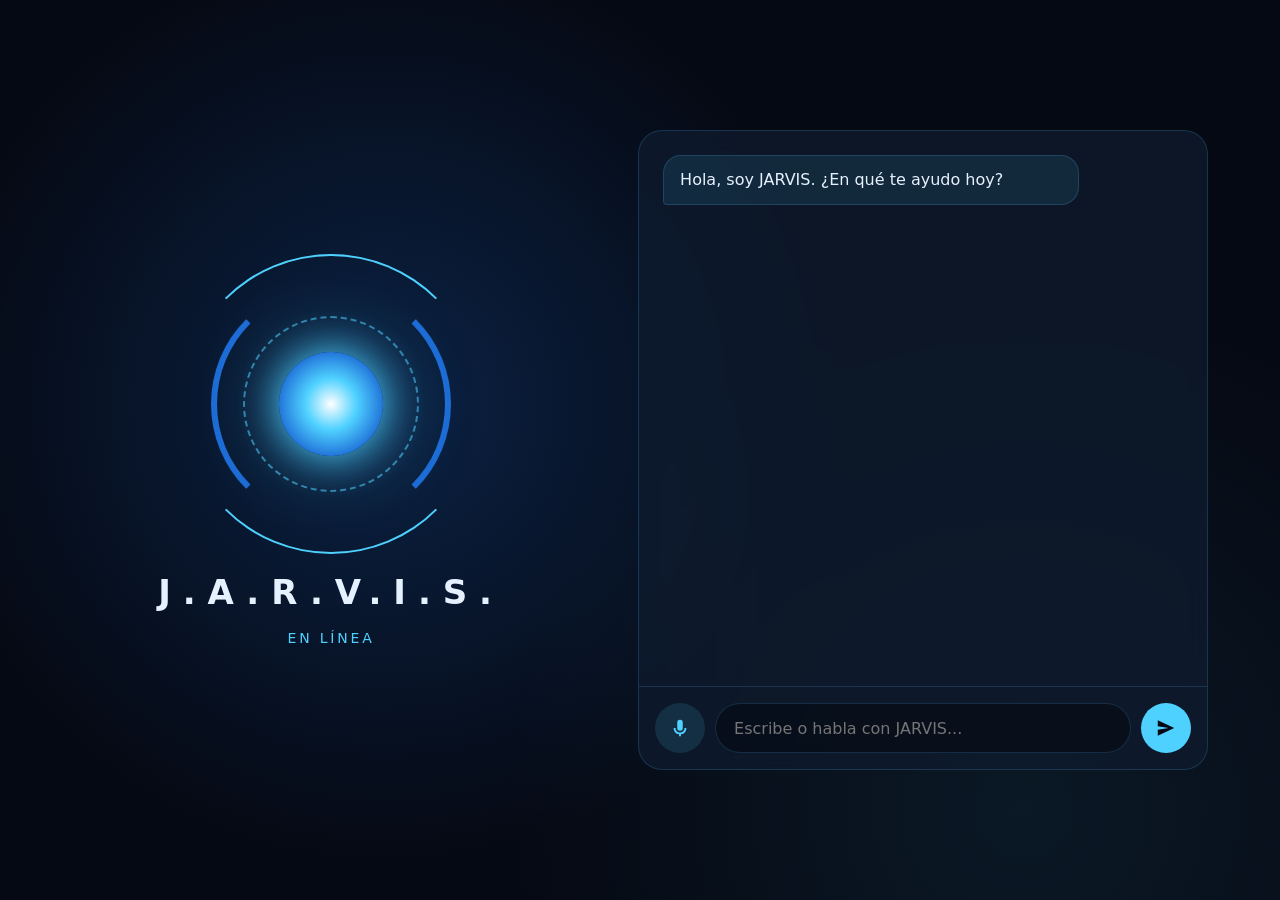
<file: jarvis-ia/codigo/web/index.html>
<!doctype html>
<html lang="es">
<head>
  <meta charset="utf-8">
  <meta name="viewport" content="width=device-width, initial-scale=1">
  <title>JARVIS</title>
  <link rel="stylesheet" href="estilo.css">
</head>
<body>
  <main class="app">
    <section class="nucleo">
      <div id="orbe" class="orbe" data-estado="listo">
        <span class="anillo a1"></span>
        <span class="anillo a2"></span>
        <span class="anillo a3"></span>
        <span class="centro"></span>
      </div>
      <h1>J.A.R.V.I.S.</h1>
      <p id="estado" class="estado">En línea</p>
    </section>

    <section class="panel">
      <div id="chat" class="chat">
        <div class="mensaje jarvis">Hola, soy JARVIS. ¿En qué te ayudo hoy?</div>
      </div>
      <form id="form" class="entrada">
        <button type="button" id="mic" class="boton" title="Hablar">
          <svg viewBox="0 0 24 24"><path d="M12 15a3 3 0 0 0 3-3V6a3 3 0 0 0-6 0v6a3 3 0 0 0 3 3Zm5-3a5 5 0 0 1-10 0H5a7 7 0 0 0 6 6.9V21h2v-2.1a7 7 0 0 0 6-6.9Z"/></svg>
        </button>
        <input id="texto" autocomplete="off" placeholder="Escribe o habla con JARVIS...">
        <button class="boton enviar" title="Enviar">
          <svg viewBox="0 0 24 24"><path d="M3 20.5 21 12 3 3.5v6.6l12 1.9-12 1.9Z"/></svg>
        </button>
      </form>
    </section>
  </main>
  <script src="app.js"></script>
</body>
</html>
</file>
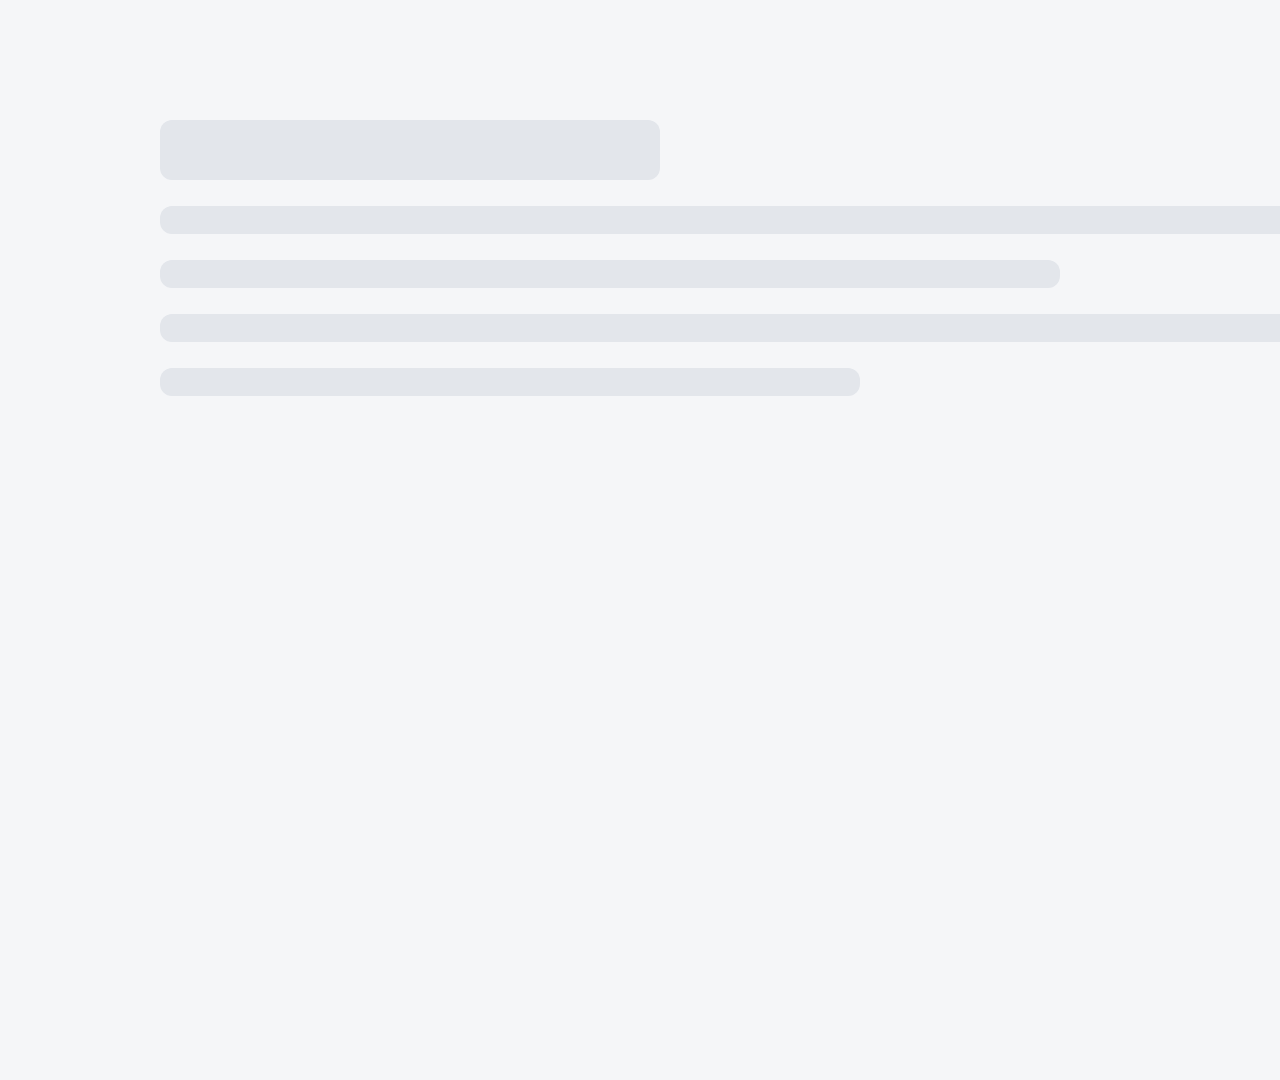
<file: jarvis-ia/video/escenas/escena.html>
<!doctype html>
<html lang="es">
<head>
  <meta charset="utf-8">
  <link rel="stylesheet" href="estilos.css">
</head>
<body>
  <div id="fondo">
    <div class="mancha m1"></div>
    <div class="mancha m2"></div>
    <div class="mancha m3"></div>
    <div class="rejilla"></div>
  </div>
  <div id="escena"></div>
  <script src="lib/gsap.min.js"></script>
  <script src="lib/SplitText.min.js"></script>
  <script src="lib/DrawSVGPlugin.min.js"></script>
  <script src="lib/MotionPathPlugin.min.js"></script>
  <script src="lib/iconos.js"></script>
  <script src="escenas.js"></script>
</body>
</html>
</file>
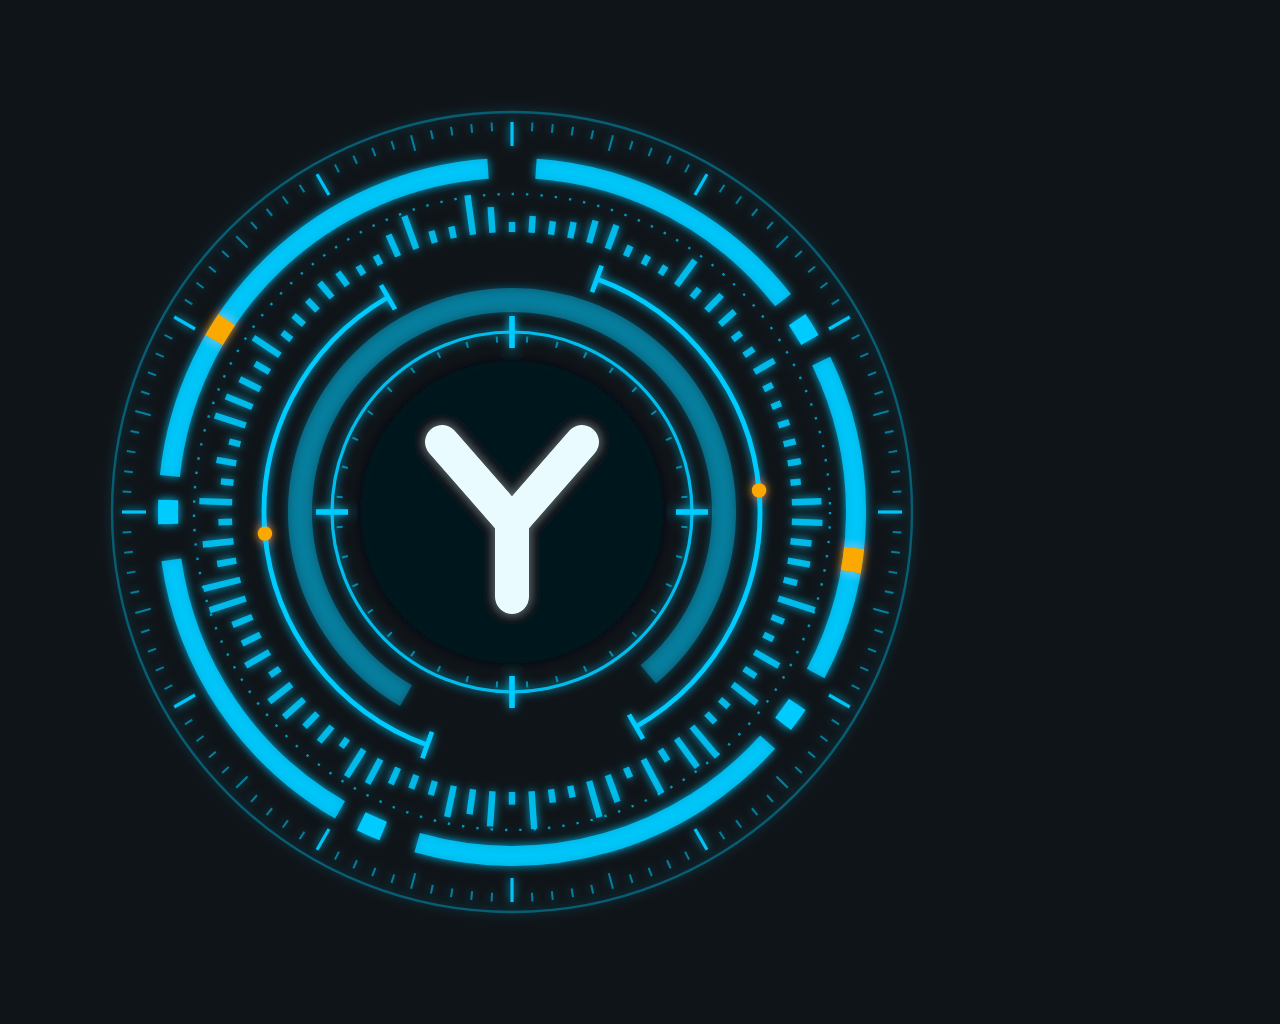
<file: jarvis-movil/video/escenas/icono.html>
<!doctype html>
<html><head><meta charset="utf-8">
<style>html,body{margin:0;width:1024px;height:1024px;background:#0f1418;overflow:hidden}
svg{display:block} text{display:none}</style></head>
<body><svg id="s" width="1024" height="1024" viewBox="-512 -512 1024 1024"></svg>
<script src="lib/nucleo.js"></script>
<script>
dibujarNucleo(document.querySelector("#s"), 400, {nombre: "", estado: ""});
// centro: una "Y" sólida
const NS = "http://www.w3.org/2000/svg";
const t = document.createElementNS(NS, "path");
t.setAttribute("d", "M-70 -70 L0 10 L70 -70 M0 10 L0 85");
t.setAttribute("stroke", "#e9fbff"); t.setAttribute("stroke-width", "34");
t.setAttribute("stroke-linecap", "round"); t.setAttribute("stroke-linejoin", "round"); t.setAttribute("fill", "none");
document.querySelector("#nucleo").appendChild(t);
document.querySelector("#nucleo > line")?.remove();
window.__listo = true;
</script></body></html>
</file>
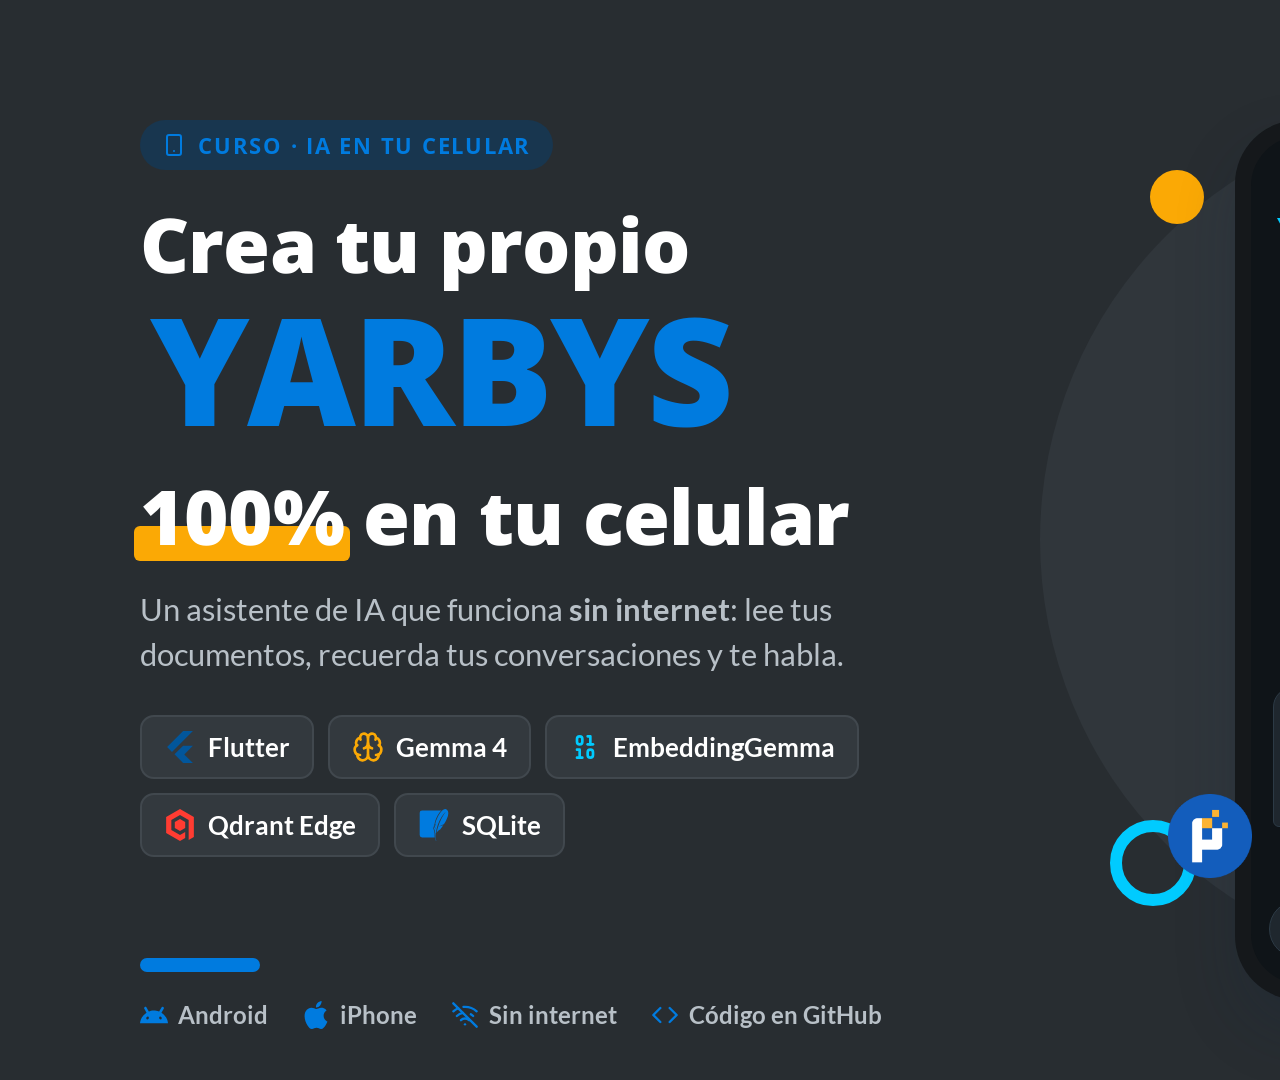
<file: jarvis-movil/video/escenas/portada.html>
<!doctype html>
<html lang="es">
<head>
  <meta charset="utf-8">
  <link rel="stylesheet" href="estilos.css">
  <link rel="stylesheet" href="portada.css">
</head>
<body>
  <div id="escena">
    <div class="forma circulo-grande"></div>
    <div class="forma punto-amarillo"></div>
    <div class="forma cuadro-rojo"></div>
    <div class="forma anillo-celeste"></div>
    <div class="forma puntos"></div>

    <div class="izq">
      <span class="kicker" id="k"></span>
      <h1 class="t1">Crea tu propio</h1>
      <div class="t2">YARBYS</div>
      <div class="t3"><span class="resaltado">100%</span> en tu celular</div>
      <div class="sub">Un asistente de IA que funciona <b>sin internet</b>: lee tus documentos, recuerda tus conversaciones y te habla.</div>
      <div class="chips" id="chips"></div>
    </div>
    <div class="forma barra-azul"></div>
    <div class="insignias" id="insignias"></div>

    <div class="celular">
      <div class="pantalla">
        <div class="isla"></div>
        <div class="estado-tel"><span>9:41</span><span id="iconos-tel"></span></div>
        <div class="app-top"><h3>YARBYS</h3><span class="modo" id="modo"></span></div>
        <svg id="nucleo-app" width="320" height="320" viewBox="-160 -160 320 320"></svg>
        <div class="estado-app">MODO LOCAL · GEMMA 4</div>
        <div class="chat">
          <div class="msg tu">¿Qué tengo el miércoles?</div>
          <div class="msg ia">Tienes que entregar el proyecto de la tienda online antes de las 6 de la tarde.
            <div class="fuente-doc" id="fuente"></div></div>
        </div>
        <div class="entrada"><div class="campo">Habla con YARBYS...</div><div class="mic" id="mic"></div></div>
      </div>
    </div>
    <img class="logo" src="../marca/logo.png">
  </div>
  <script src="lib/iconos.js"></script>
  <script src="lib/nucleo.js"></script>
  <script>
    const tema = new URLSearchParams(location.search).get("tema");
    if (tema !== "claro") document.body.classList.add("oscuro");
    dibujarNucleo(document.querySelector("#nucleo-app"), 132, { nombre: "YARBYS", estado: "EN LÍNEA" });
    const ico = (n, c = "") => `<span class="icono" style="${c ? "color:" + c : ""}">${ICONOS[n] || ""}</span>`;
    document.querySelector("#k").innerHTML = ico("smartphone") + "Curso · IA en tu celular";
    const chips = [["si_flutter", "Flutter", "#02569b"], ["brain", "Gemma 4", "#fba905"], ["binary", "EmbeddingGemma", "#00cbff"],
                   ["si_qdrant", "Qdrant Edge", "#ff3c32"], ["si_sqlite", "SQLite", "#007bdf"]];
    document.querySelector("#chips").innerHTML = chips.map(([i, t, c]) => `<span class="chip">${ico(i, c)}${t}</span>`).join("");
    document.querySelector("#insignias").innerHTML =
      `<span>${ico("si_android")}Android</span><span>${ico("si_apple")}iPhone</span><span>${ico("wifi-off")}Sin internet</span><span>${ico("code")}Código en GitHub</span>`;
    document.querySelector("#iconos-tel").innerHTML = ico("plane") + " " + ico("battery-charging");
    document.querySelector("#modo").innerHTML = ico("plane") + "Sin internet";
    document.querySelector("#fuente").innerHTML = ico("file-text") + "agenda.txt";
    document.querySelector("#mic").innerHTML = ico("mic");
    document.fonts.ready.then(() => (window.__listo = true));
  </script>
</body>
</html>
</file>
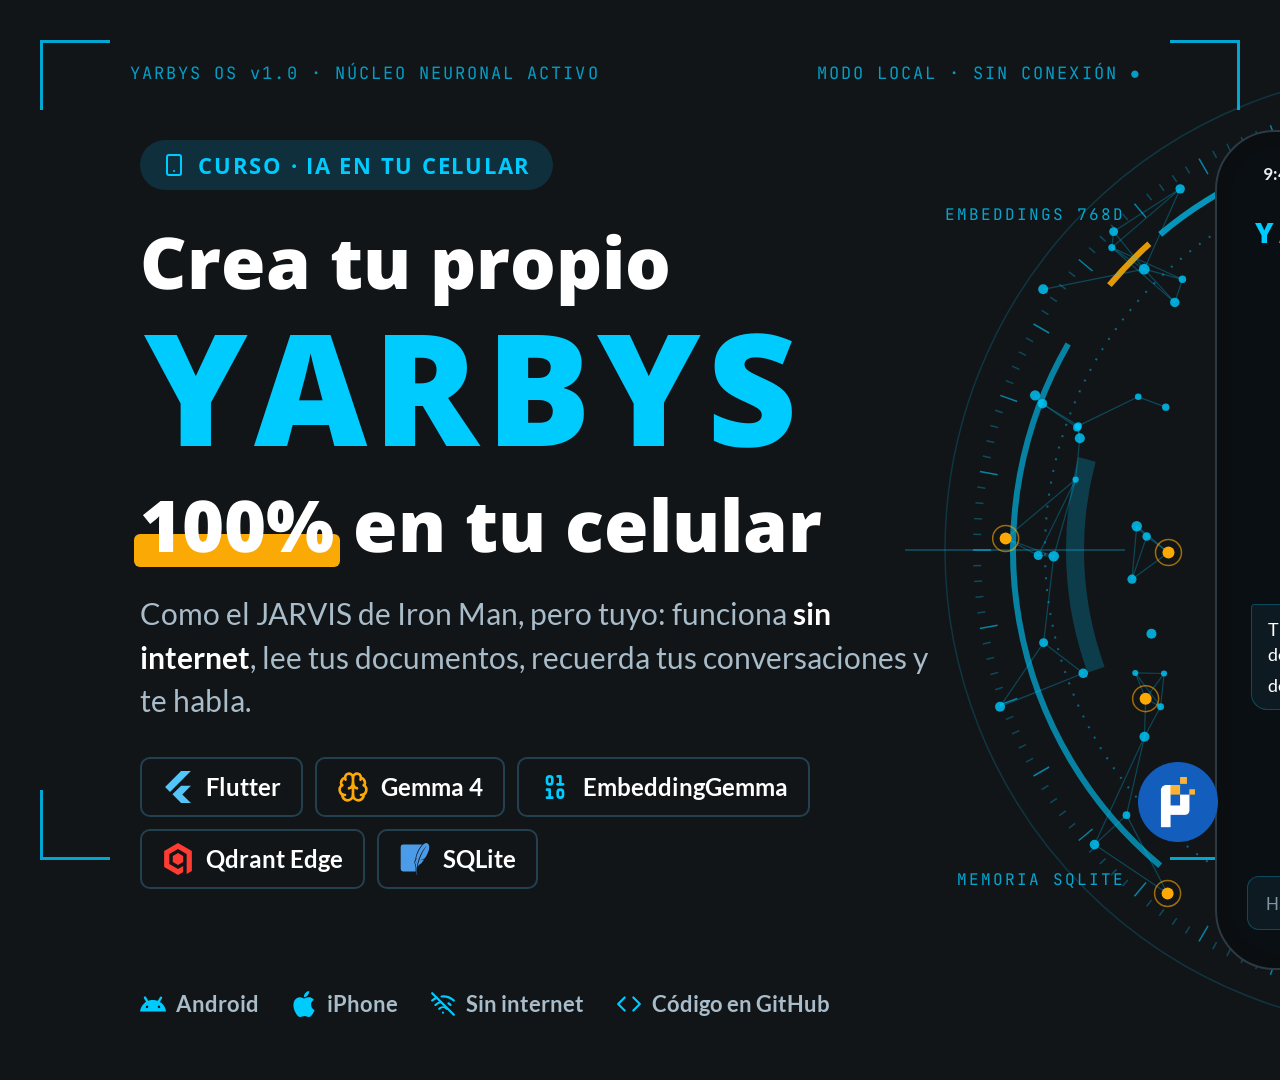
<file: jarvis-movil/video/escenas/portada_hud.html>
<!doctype html>
<html lang="es">
<head>
  <meta charset="utf-8">
  <link rel="stylesheet" href="estilos.css">
  <style>
    body { --acento: var(--enfasis); }
    body.rojo { --acento: var(--terciario); }

    /* ---------- marco HUD ---------- */
    .esquina { position: absolute; width: 70px; height: 70px; border-color: var(--hud); border-style: solid; opacity: .8; }
    .e1 { left: 40px; top: 40px; border-width: 3px 0 0 3px; }
    .e2 { right: 40px; top: 40px; border-width: 3px 3px 0 0; }
    .e3 { left: 40px; bottom: 40px; border-width: 0 0 3px 3px; }
    .e4 { right: 40px; bottom: 40px; border-width: 0 3px 3px 0; }
    .micro { position: absolute; font: 400 17px "JetBrains Mono"; color: var(--hud); letter-spacing: .12em; opacity: .75; }

    /* ---------- texto ---------- */
    .izq { position: absolute; left: 140px; top: 140px; width: 900px; }
    .kicker { background: var(--primario-suave); color: var(--hud); }
    .t1 { font: 800 72px/1.05 "Open Sans"; margin: 34px 0 0; }
    .t2 { font: 800 156px/1.1 "Open Sans"; margin: 0 0 0 4px; color: var(--hud); letter-spacing: .04em; }
    .t3 { font: 800 72px/1.1 "Open Sans"; margin: 14px 0 0; }
    .resaltado::after { background: var(--acento); }
    .sub { font: 400 30px/1.45 "Lato"; color: var(--suave); margin-top: 28px; max-width: 790px; }
    .sub b { color: #fff; }
    .chips { display: flex; flex-wrap: wrap; gap: 12px; margin-top: 34px; max-width: 900px; }
    .chip { background: transparent; border: 2px solid var(--borde); border-radius: 10px; padding: 12px 20px; font-size: 24px; }
    .insignias { position: absolute; left: 140px; top: 990px; display: flex; gap: 32px; font: 700 22px "Lato"; color: var(--suave); }
    .insignias span { display: inline-flex; align-items: center; gap: 10px; }
    .insignias .icono { width: 26px; height: 26px; color: var(--hud); }

    /* ---------- HUD ---------- */
    #hud { position: absolute; left: 0; top: 0; }

    /* ---------- celular ---------- */
    .celular { position: absolute; left: 1215px; top: 130px; width: 420px; height: 840px;
      border-radius: 60px; background: #0b0e10; padding: 14px; border: 2px solid #2b3a44; }
    .pantalla { width: 100%; height: 100%; border-radius: 48px; background: #0a0f13; overflow: hidden; position: relative; color: #fff; }
    .isla { position: absolute; left: 50%; top: 13px; width: 112px; height: 30px; border-radius: 15px; background: #000; transform: translateX(-50%); }
    .estado-tel { display: flex; justify-content: space-between; padding: 17px 32px 0; font: 700 17px "Lato"; color: #e8eef3; }
    .estado-tel .icono { width: 18px; height: 18px; }
    .app-top { display: flex; align-items: center; justify-content: space-between; padding: 28px 24px 0; }
    .app-top h3 { margin: 0; font: 800 28px "Open Sans"; letter-spacing: .18em; color: var(--hud); }
    .modo { display: inline-flex; align-items: center; gap: 7px; padding: 6px 12px; border-radius: 8px;
      border: 1.5px solid var(--acento); color: var(--acento); font: 700 13px "JetBrains Mono"; letter-spacing: .08em; }
    .modo .icono { width: 16px; height: 16px; }
    #nucleo-app { display: block; margin: 18px auto 0; }
    .estado-app { text-align: center; margin-top: 6px; font: 700 14px "JetBrains Mono"; letter-spacing: .2em; color: var(--hud); }
    .chat { padding: 20px 20px 0; display: flex; flex-direction: column; gap: 12px; }
    .msg { max-width: 84%; padding: 12px 16px; font: 400 18px/1.4 "Lato"; border-radius: 4px 16px 16px 16px; }
    .msg.tu { align-self: flex-end; background: var(--primario); border-radius: 16px 4px 16px 16px; }
    .msg.ia { border: 1.5px solid var(--hud-tenue); background: #0e1a21; }
    .fuente-doc { display: inline-flex; align-items: center; gap: 6px; margin-top: 8px; font: 700 13px "JetBrains Mono"; color: var(--acento); }
    .fuente-doc .icono { width: 14px; height: 14px; }
    .entrada { position: absolute; left: 16px; right: 16px; bottom: 24px; display: flex; gap: 10px; align-items: center; }
    .campo { flex: 1; height: 54px; border-radius: 12px; border: 1.5px solid var(--hud-tenue); background: #0e1a21;
      display: flex; align-items: center; padding: 0 18px; font: 400 17px "Lato"; color: #7f95a5; }
    .mic { width: 54px; height: 54px; border-radius: 12px; background: var(--hud); display: grid; place-items: center; }
    .mic .icono { width: 24px; height: 24px; color: #04161f; }

    .logo { position: absolute; right: 62px; bottom: 58px; width: 80px; height: 80px; }
  </style>
</head>
<body class="hud">
  <div id="escena">
    <svg id="hud" width="1920" height="1080" viewBox="0 0 1920 1080"></svg>
    <span class="esquina e1"></span><span class="esquina e2"></span><span class="esquina e3"></span><span class="esquina e4"></span>
    <div class="micro" style="left:130px;top:62px">YARBYS OS v1.0 · NÚCLEO NEURONAL ACTIVO</div>
    <div class="micro" style="right:130px;top:62px;background:var(--fondo);padding:0 8px">MODO LOCAL · SIN CONEXIÓN ●</div>

    <div class="izq">
      <span class="kicker" id="k"></span>
      <h1 class="t1">Crea tu propio</h1>
      <div class="t2">YARBYS</div>
      <div class="t3"><span class="resaltado">100%</span> en tu celular</div>
      <div class="sub">Como el JARVIS de Iron Man, pero tuyo: funciona <b>sin internet</b>, lee tus documentos, recuerda tus conversaciones y te habla.</div>
      <div class="chips" id="chips"></div>
    </div>
    <div class="insignias" id="insignias"></div>

    <div class="celular">
      <div class="pantalla">
        <div class="isla"></div>
        <div class="estado-tel"><span>9:41</span><span id="iconos-tel"></span></div>
        <div class="app-top"><h3>YARBYS</h3><span class="modo" id="modo"></span></div>
        <svg id="nucleo-app" width="230" height="230" viewBox="-115 -115 230 230"></svg>
        <div class="estado-app">EN LÍNEA · GEMMA 4 LOCAL</div>
        <div class="chat">
          <div class="msg tu">¿Qué tengo el miércoles?</div>
          <div class="msg ia">Tienes que entregar el proyecto de la tienda online antes de las 6 de la tarde.
            <div class="fuente-doc" id="fuente"></div></div>
          <div class="msg tu">¿Y cómo se llama mi perro?</div>
        </div>
        <div class="entrada"><div class="campo">Habla con YARBYS...</div><div class="mic" id="mic"></div></div>
      </div>
    </div>
    <img class="logo" src="../marca/logo.png">
  </div>
  <script src="lib/iconos.js"></script>
  <script>
    const P = new URLSearchParams(location.search);
    if (P.get("acento") === "rojo") document.body.classList.add("rojo");
    const css = getComputedStyle(document.body);
    const HUD = "#00cbff", ACENTO = P.get("acento") === "rojo" ? "#ff3c32" : "#fba905";
    const NS = "http://www.w3.org/2000/svg";
    const ico = (n, c = "") => `<span class="icono" style="${c ? "color:" + c : ""}">${ICONOS[n] || ""}</span>`;

    // ---------- utilidades SVG
    function el(padre, tag, attrs) {
      const e = document.createElementNS(NS, tag);
      for (const k in attrs) e.setAttribute(k, attrs[k]);
      padre.appendChild(e);
      return e;
    }
    function arco(cx, cy, r, a0, a1) {
      const p = (a) => [cx + r * Math.cos((a - 90) * Math.PI / 180), cy + r * Math.sin((a - 90) * Math.PI / 180)];
      const [x0, y0] = p(a0), [x1, y1] = p(a1);
      return `M${x0} ${y0} A${r} ${r} 0 ${a1 - a0 > 180 ? 1 : 0} 1 ${x1} ${y1}`;
    }
    let semilla = 7;
    const azar = () => (semilla = (semilla * 16807) % 2147483647) / 2147483647;

    // ---------- HUD grande detrás del celular
    function hudGrande(svg, cx, cy) {
      el(svg, "circle", { cx, cy, r: 480, fill: "none", stroke: HUD, "stroke-opacity": .18, "stroke-width": 1.5 });
      for (let i = 0; i < 180; i++) {          // marcas de medición
        const a = i * 2, largo = i % 5 === 0 ? 18 : 8;
        const r0 = 452, r1 = r0 - largo, rad = (a - 90) * Math.PI / 180;
        el(svg, "line", { x1: cx + r0 * Math.cos(rad), y1: cy + r0 * Math.sin(rad), x2: cx + r1 * Math.cos(rad), y2: cy + r1 * Math.sin(rad),
          stroke: HUD, "stroke-opacity": i % 5 === 0 ? .6 : .3, "stroke-width": 1.5 });
      }
      [[-40, 25, 6, HUD, .7], [35, 95, 6, HUD, .5], [150, 205, 6, ACENTO, .9], [220, 300, 6, HUD, .6], [310, 318, 6, ACENTO, .9]].forEach(
        ([a0, a1, w, c, o]) => el(svg, "path", { d: arco(cx, cy, 412, a0, a1), fill: "none", stroke: c, "stroke-opacity": o, "stroke-width": w, "stroke-linecap": "butt" }));
      el(svg, "circle", { cx, cy, r: 380, fill: "none", stroke: HUD, "stroke-opacity": .45, "stroke-width": 2, "stroke-dasharray": "2 10" });
      [[100, 140], [250, 285]].forEach(([a0, a1]) => el(svg, "path", { d: arco(cx, cy, 350, a0, a1), fill: "none", stroke: HUD, "stroke-opacity": .22, "stroke-width": 18 }));
      el(svg, "line", { x1: cx - 520, y1: cy, x2: cx - 300, y2: cy, stroke: HUD, "stroke-opacity": .35, "stroke-width": 1.5 });
      el(svg, "line", { x1: cx + 300, y1: cy, x2: cx + 520, y2: cy, stroke: HUD, "stroke-opacity": .35, "stroke-width": 1.5 });
      // etiquetas
      [["NÚCLEO 98%", cx + 290, cy - 330, "start"], ["EMBEDDINGS 768D", cx - 300, cy - 330, "end"],
       ["VECTORES 1.204", cx + 300, cy + 335, "start"], ["MEMORIA SQLITE", cx - 300, cy + 335, "end"]].forEach(([t, x, y, a]) => {
        const e = el(svg, "text", { x, y, fill: HUD, "fill-opacity": .8, "font-family": "JetBrains Mono", "font-size": 16, "letter-spacing": 2, "text-anchor": a });
        e.textContent = t;
      });
    }

    // ---------- red de neuronas alrededor del celular
    function neuronas(svg, cx, cy) {
      const nodos = [];
      while (nodos.length < 80) {
        const a = azar() * Math.PI * 2, r = 230 + azar() * 230;
        const x = cx + r * Math.cos(a) * 1.08, y = cy + r * Math.sin(a) * .95;
        if (Math.abs(x - cx) < 240 && Math.abs(y - cy) < 440) continue;   // detrás del celular
        nodos.push([x, y]);
      }
      nodos.forEach(([x, y], i) => {
        const cerca = nodos.map(([u, v], j) => [Math.hypot(u - x, v - y), j]).sort((p, q) => p[0] - q[0]).slice(1, 4);
        cerca.forEach(([d, j]) => { if (j > i && d < 170) el(svg, "line", { x1: x, y1: y, x2: nodos[j][0], y2: nodos[j][1], stroke: HUD, "stroke-opacity": .28, "stroke-width": 1.2 }); });
      });
      nodos.forEach(([x, y], i) => {
        const activo = i % 9 === 0;
        el(svg, "circle", { cx: x, cy: y, r: activo ? 6 : 3 + azar() * 2.5, fill: activo ? ACENTO : HUD, "fill-opacity": activo ? 1 : .8 });
        if (activo) el(svg, "circle", { cx: x, cy: y, r: 13, fill: "none", stroke: ACENTO, "stroke-opacity": .6, "stroke-width": 1.5 });
      });
    }

    // ---------- núcleo dentro de la app
    function nucleoApp(svg) {
      el(svg, "circle", { cx: 0, cy: 0, r: 108, fill: "none", stroke: HUD, "stroke-opacity": .25, "stroke-width": 1 });
      for (let i = 0; i < 72; i++) {
        const rad = (i * 5 - 90) * Math.PI / 180, r0 = 104, r1 = i % 6 === 0 ? 94 : 99;
        el(svg, "line", { x1: r0 * Math.cos(rad), y1: r0 * Math.sin(rad), x2: r1 * Math.cos(rad), y2: r1 * Math.sin(rad), stroke: HUD, "stroke-opacity": .6, "stroke-width": 1.2 });
      }
      [[-30, 60, HUD], [90, 150, ACENTO], [180, 290, HUD]].forEach(([a0, a1, c]) => el(svg, "path", { d: arco(0, 0, 84, a0, a1), fill: "none", stroke: c, "stroke-width": 5 }));
      el(svg, "circle", { cx: 0, cy: 0, r: 66, fill: "none", stroke: HUD, "stroke-opacity": .5, "stroke-width": 1.5, "stroke-dasharray": "2 6" });
      const pts = [];
      for (let i = 0; i < 16; i++) { const a = azar() * Math.PI * 2, r = 14 + azar() * 42; pts.push([r * Math.cos(a), r * Math.sin(a)]); }
      pts.forEach(([x, y], i) => pts.forEach(([u, v], j) => { if (j > i && Math.hypot(u - x, v - y) < 36) el(svg, "line", { x1: x, y1: y, x2: u, y2: v, stroke: HUD, "stroke-opacity": .5, "stroke-width": 1 }); }));
      pts.forEach(([x, y], i) => el(svg, "circle", { cx: x, cy: y, r: i % 5 === 0 ? 3.5 : 2.4, fill: i % 5 === 0 ? ACENTO : HUD }));
      el(svg, "circle", { cx: 0, cy: 0, r: 12, fill: HUD });
      el(svg, "circle", { cx: 0, cy: 0, r: 5, fill: "#fff" });
    }

    const svg = document.querySelector("#hud");
    hudGrande(svg, 1425, 550);
    neuronas(svg, 1425, 550);
    nucleoApp(document.querySelector("#nucleo-app"));

    document.querySelector("#k").innerHTML = ico("smartphone") + "Curso · IA en tu celular";
    const chips = [["si_flutter", "Flutter", "#54c5f8"], ["brain", "Gemma 4", ACENTO], ["binary", "EmbeddingGemma", HUD],
                   ["si_qdrant", "Qdrant Edge", "#ff3c32"], ["si_sqlite", "SQLite", "#4c9be8"]];
    document.querySelector("#chips").innerHTML = chips.map(([i, t, c]) => `<span class="chip">${ico(i, c)}${t}</span>`).join("");
    document.querySelector("#insignias").innerHTML =
      `<span>${ico("si_android")}Android</span><span>${ico("si_apple")}iPhone</span><span>${ico("wifi-off")}Sin internet</span><span>${ico("code")}Código en GitHub</span>`;
    document.querySelector("#iconos-tel").innerHTML = ico("plane") + " " + ico("battery-charging");
    document.querySelector("#modo").innerHTML = ico("plane") + "OFFLINE";
    document.querySelector("#fuente").innerHTML = ico("file-text") + "agenda.txt";
    document.querySelector("#mic").innerHTML = ico("mic");
    document.fonts.ready.then(() => (window.__listo = true));
  </script>
</body>
</html>
</file>
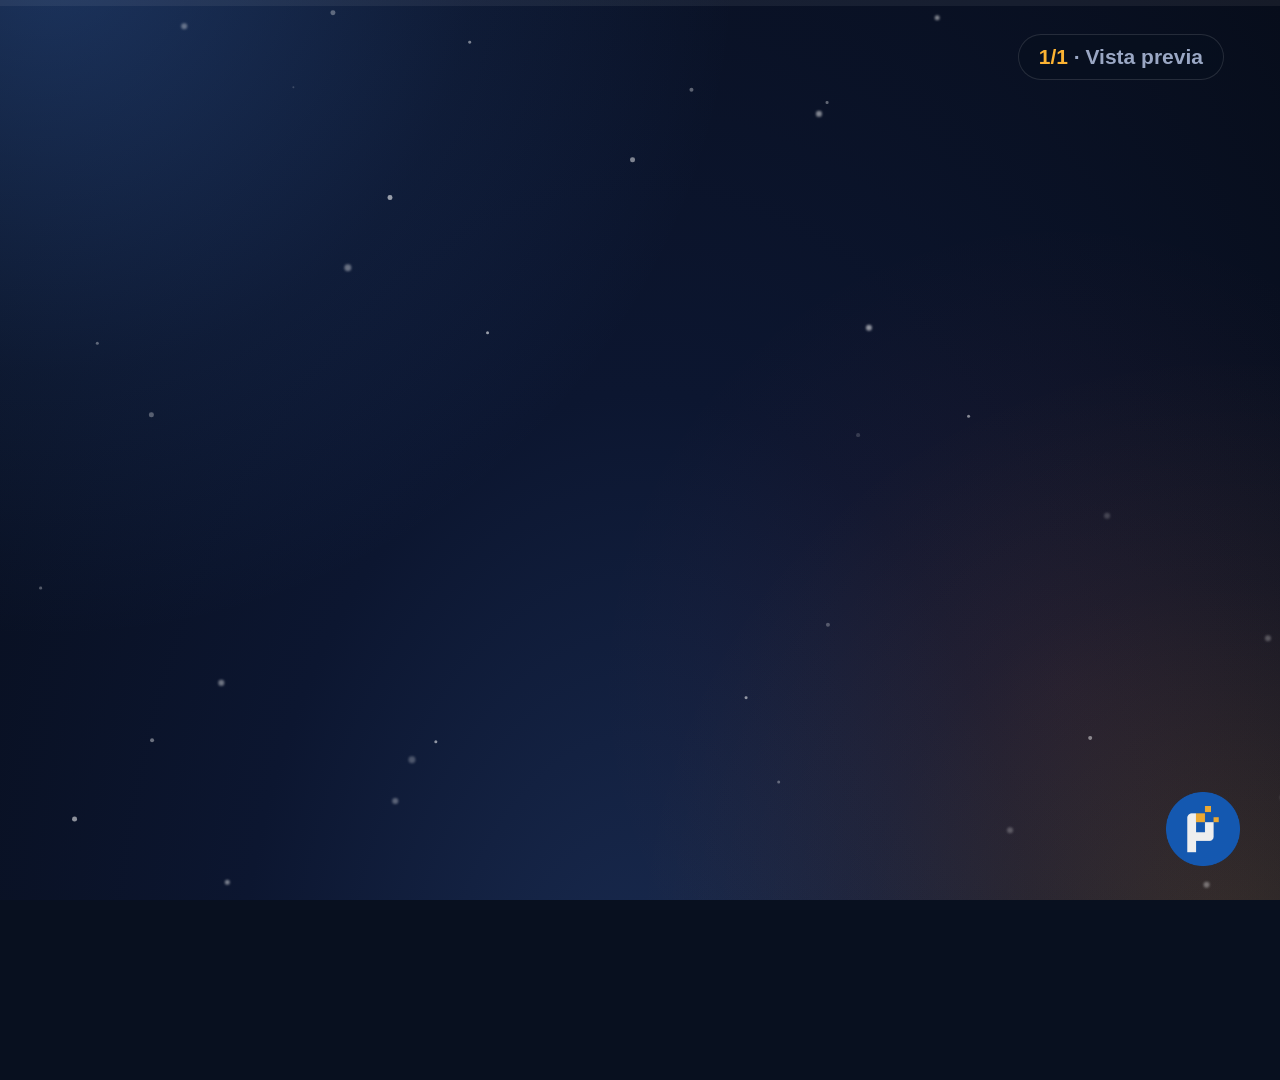
<file: villa-navidena/video/escenas/escena.html>
<!doctype html>
<html lang="es">
<head>
  <meta charset="utf-8">
  <link rel="stylesheet" href="estilos.css">
</head>
<body>
  <div id="fondo">
    <div class="mancha m1"></div>
    <div class="mancha m2"></div>
    <div class="mancha m3"></div>
    <div id="copos"></div>
  </div>
  <div id="escena"></div>
  <div id="marco">
    <div id="barra"><div id="avance"></div></div>
    <div id="capitulo"></div>
    <img id="logo" src="../marca/logo.png" alt="">
    <div id="sub"><span></span></div>
  </div>
  <script src="lib/gsap.min.js"></script>
  <script src="lib/SplitText.min.js"></script>
  <script src="lib/DrawSVGPlugin.min.js"></script>
  <script src="base.js"></script>
  <script src="dibujos.js"></script>
  <script src="villa.js"></script>
  <script src="escenas.js"></script>
</body>
</html>
</file>
<file: jarvis-ia/codigo/web/estilo.css>
:root {
  --fondo: #050913;
  --panel: rgba(16, 28, 48, 0.72);
  --borde: rgba(84, 190, 255, 0.18);
  --cian: #4fd1ff;
  --azul: #1d6bd6;
  --ambar: #ffb347;
  --texto: #e6f1ff;
  --suave: #8aa4c2;
}

* { box-sizing: border-box; margin: 0; }

body {
  min-height: 100vh;
  font-family: "Segoe UI", Inter, system-ui, sans-serif;
  color: var(--texto);
  background:
    radial-gradient(circle at 30% 45%, rgba(29, 107, 214, 0.25), transparent 45%),
    radial-gradient(circle at 80% 90%, rgba(79, 209, 255, 0.08), transparent 40%),
    var(--fondo);
}

.app {
  display: grid;
  grid-template-columns: 1fr 1.1fr;
  gap: 48px;
  align-items: center;
  max-width: 1200px;
  min-height: 100vh;
  margin: 0 auto;
  padding: 32px;
}

/* ---------- El núcleo animado ---------- */
.nucleo { display: grid; justify-items: center; gap: 18px; }

.orbe { position: relative; width: 300px; height: 300px; }

.anillo, .centro {
  position: absolute;
  border-radius: 50%;
  inset: 0;
}
.anillo { border: 2px solid transparent; }
.a1 { border-top-color: var(--cian); border-bottom-color: var(--cian); animation: girar 6s linear infinite; }
.a2 { inset: 30px; border-left-color: var(--azul); border-right-color: var(--azul); border-width: 6px; animation: girar 4s linear infinite reverse; }
.a3 { inset: 62px; border: 2px dashed rgba(79, 209, 255, 0.55); animation: girar 10s linear infinite; }
.centro {
  inset: 98px;
  background: radial-gradient(circle, #ffffff 0%, var(--cian) 35%, var(--azul) 75%);
  box-shadow: 0 0 40px var(--cian), 0 0 90px rgba(79, 209, 255, 0.45);
  animation: latir 3s ease-in-out infinite;
}

.orbe[data-estado="pensando"] .anillo { animation-duration: 1.2s; }
.orbe[data-estado="pensando"] .centro { background: radial-gradient(circle, #fff 0%, var(--ambar) 40%, #d9741c 80%); box-shadow: 0 0 50px var(--ambar); }
.orbe[data-estado="hablando"] .centro { animation: latir 0.5s ease-in-out infinite; }
.orbe[data-estado="escuchando"] .a1 { border-color: var(--cian); animation: latir 0.9s ease-in-out infinite; }

@keyframes girar { to { transform: rotate(360deg); } }
@keyframes latir { 50% { transform: scale(1.12); } }

h1 { font-size: 34px; letter-spacing: 0.35em; font-weight: 600; }
.estado { color: var(--cian); letter-spacing: 0.2em; text-transform: uppercase; font-size: 14px; }

/* ---------- El chat ---------- */
.panel {
  display: flex;
  flex-direction: column;
  height: min(640px, 85vh);
  background: var(--panel);
  border: 1px solid var(--borde);
  border-radius: 24px;
  backdrop-filter: blur(12px);
  overflow: hidden;
}

.chat { flex: 1; overflow-y: auto; padding: 24px; display: flex; flex-direction: column; gap: 12px; }

.mensaje {
  max-width: 80%;
  padding: 12px 16px;
  border-radius: 18px;
  line-height: 1.5;
  animation: aparecer 0.3s ease-out;
}
.mensaje.jarvis { background: rgba(79, 209, 255, 0.1); border: 1px solid var(--borde); border-bottom-left-radius: 4px; }
.mensaje.tu { align-self: flex-end; background: var(--azul); border-bottom-right-radius: 4px; }

@keyframes aparecer { from { opacity: 0; transform: translateY(8px); } }

.entrada { display: flex; gap: 10px; padding: 16px; border-top: 1px solid var(--borde); }
.entrada input {
  flex: 1;
  padding: 14px 18px;
  border-radius: 999px;
  border: 1px solid var(--borde);
  background: rgba(5, 9, 19, 0.6);
  color: var(--texto);
  font: inherit;
  outline: none;
}
.entrada input:focus { border-color: var(--cian); }

.boton {
  width: 50px; height: 50px;
  display: grid; place-items: center;
  border: none; border-radius: 50%;
  background: rgba(79, 209, 255, 0.12);
  color: var(--cian);
  cursor: pointer;
}
.boton svg { width: 22px; height: 22px; fill: currentColor; }
.boton.enviar { background: var(--cian); color: var(--fondo); }

@media (max-width: 800px) {
  .app { grid-template-columns: 1fr; gap: 24px; padding: 16px; }
  .orbe { width: 200px; height: 200px; }
  .panel { height: 60vh; }
  .a2 { inset: 20px; } .a3 { inset: 42px; } .centro { inset: 66px; }
}
</file>
<file: jarvis-ia/video/escenas/estilos.css>
:root {
  --fondo: #070b16;
  --azul: #135dbc;
  --azul-claro: #4c8df6;
  --naranja: #fcb333;
  --texto: #eaf0ff;
  --suave: #8e9bb8;
  --verde: #4ade80;
  --rojo: #f87171;
  --vidrio: linear-gradient(180deg, rgba(255, 255, 255, 0.075), rgba(255, 255, 255, 0.025));
  --borde: rgba(255, 255, 255, 0.1);
}

* { box-sizing: border-box; }

html, body {
  margin: 0;
  width: 1920px;
  height: 1080px;
  overflow: hidden;
  background: var(--fondo);
  color: var(--texto);
  font-family: "Inter", sans-serif;
  -webkit-font-smoothing: antialiased;
}

/* ---------- fondo ---------- */
#fondo { position: absolute; inset: 0; overflow: hidden; }
.mancha { position: absolute; border-radius: 50%; }
.m1 { width: 1600px; height: 1600px; left: -700px; top: -750px; background: radial-gradient(circle, rgba(19, 93, 188, 0.55) 0%, rgba(19, 93, 188, 0.18) 35%, transparent 65%); }
.m2 { width: 1300px; height: 1300px; right: -550px; bottom: -650px; background: radial-gradient(circle, rgba(252, 179, 51, 0.16) 0%, rgba(252, 179, 51, 0.05) 35%, transparent 65%); }
.m3 { width: 1200px; height: 1200px; left: 35%; top: 20%; background: radial-gradient(circle, rgba(76, 141, 246, 0.18) 0%, rgba(76, 141, 246, 0.05) 35%, transparent 65%); }
.rejilla {
  position: absolute; inset: 0;
  background-image: radial-gradient(rgba(255, 255, 255, 0.07) 1.5px, transparent 1.5px);
  background-size: 44px 44px;
  opacity: 0.8;
}

#escena { position: absolute; inset: 0; }

/* ---------- tipografía ---------- */
.cabecera { position: absolute; left: 120px; top: 92px; }
.kicker {
  display: inline-flex; align-items: center; gap: 12px;
  padding: 10px 20px; border-radius: 999px;
  background: rgba(252, 179, 51, 0.12); border: 1px solid rgba(252, 179, 51, 0.3);
  color: var(--naranja); font-weight: 700; font-size: 20px; letter-spacing: 0.16em; text-transform: uppercase;
}
.kicker .icono { width: 22px; height: 22px; }
h1.titulo {
  margin: 22px 0 0; font-family: "Inter Display", "Inter"; font-weight: 800;
  font-size: 88px; line-height: 1.02; letter-spacing: -0.025em;
}
h1.titulo .acento { color: var(--naranja); }
h1.titulo .azul { color: var(--azul-claro); }
.linea-titulo { overflow: hidden; display: block; padding-bottom: 6px; }

.subtitulo { margin-top: 18px; font-size: 32px; color: var(--suave); font-weight: 500; }

/* ---------- componentes ---------- */
.tarjeta {
  background: var(--vidrio);
  border: 1px solid var(--borde);
  border-radius: 28px;
  box-shadow: 0 30px 80px rgba(0, 0, 0, 0.35), inset 0 1px 0 rgba(255, 255, 255, 0.08);
}
.icono { display: inline-grid; place-items: center; }
.icono svg { width: 100%; height: 100%; }

.pastilla {
  display: inline-flex; align-items: center; gap: 12px;
  padding: 14px 26px; border-radius: 999px;
  background: rgba(255, 255, 255, 0.06); border: 1px solid var(--borde);
  font-size: 28px; font-weight: 600;
}
.pastilla .icono { width: 30px; height: 30px; }

.burbuja {
  position: absolute; padding: 20px 28px; border-radius: 26px;
  font-size: 32px; font-weight: 500; line-height: 1.35; max-width: 760px;
  background: rgba(255, 255, 255, 0.07); border: 1px solid var(--borde);
}
.burbuja.tu { background: var(--azul); border-color: transparent; border-bottom-right-radius: 8px; }
.burbuja.ia { border-bottom-left-radius: 8px; }

.token {
  display: inline-block; padding: 8px 14px; margin: 4px; border-radius: 12px;
  font: 600 30px "DejaVu Sans Mono", monospace;
  background: rgba(76, 141, 246, 0.16); border: 1px solid rgba(76, 141, 246, 0.45); color: #cfe0ff;
}
.mono { font-family: "DejaVu Sans Mono", monospace; }
.fuente { position: absolute; left: 120px; bottom: 54px; font-size: 20px; color: #6f7d9b; }

.anillo-brillo {
  position: absolute; border-radius: 50%;
  border: 3px solid var(--naranja);
  box-shadow: 0 0 30px rgba(252, 179, 51, 0.6);
}
.marca-check { color: var(--verde); }
</file>
<file: jarvis-movil/video/escenas/estilos.css>
/* Estilo inspirado en la guía de EDteam (ux.ed.team): Open Sans para títulos,
   Lato para el contenido, colores planos y sin degradados. */
@font-face { font-family: "Open Sans"; font-weight: 400; src: url(fuentes/open-sans-latin-400-normal.woff2) format("woff2"); }
@font-face { font-family: "Open Sans"; font-weight: 600; src: url(fuentes/open-sans-latin-600-normal.woff2) format("woff2"); }
@font-face { font-family: "Open Sans"; font-weight: 700; src: url(fuentes/open-sans-latin-700-normal.woff2) format("woff2"); }
@font-face { font-family: "Open Sans"; font-weight: 800; src: url(fuentes/open-sans-latin-800-normal.woff2) format("woff2"); }
@font-face { font-family: "Lato"; font-weight: 400; src: url(fuentes/lato-latin-400-normal.woff2) format("woff2"); }
@font-face { font-family: "Lato"; font-weight: 700; src: url(fuentes/lato-latin-700-normal.woff2) format("woff2"); }
@font-face { font-family: "Lato"; font-weight: 900; src: url(fuentes/lato-latin-900-normal.woff2) format("woff2"); }
@font-face { font-family: "JetBrains Mono"; font-weight: 400; src: url(fuentes/jetbrains-mono-latin-400-normal.woff2) format("woff2"); }
@font-face { font-family: "JetBrains Mono"; font-weight: 700; src: url(fuentes/jetbrains-mono-latin-700-normal.woff2) format("woff2"); }

:root {
  --primario: #007bdf;
  --secundario: #00cbff;
  --terciario: #ff3c32;
  --enfasis: #fba905;
  --oscuro: #282d31;
  --texto-gris: #53575a;
  --verde: #1fb36a;
}

/* Tema claro (por defecto) */
body {
  --fondo: #f5f8fb;
  --superficie: #ffffff;
  --borde: #dfe6ee;
  --texto: #282d31;
  --suave: #53575a;
  --forma: #e3effb;
  --primario-suave: #e6f2fc;
}
/* Tema HUD (Iron Man): fondo plano muy oscuro, líneas holográficas celestes */
body.hud {
  --fondo: #111518;
  --superficie: #182026;
  --borde: #23404f;
  --texto: #ffffff;
  --suave: #a9bcc9;
  --forma: #16242c;
  --primario-suave: #0f2f3d;
  --hud: #00cbff;
  --hud-tenue: rgba(0, 203, 255, 0.28);
}
.mono { font-family: "JetBrains Mono", monospace; }
/* Tema oscuro */
body.oscuro {
  --fondo: #282d31;
  --superficie: #33393e;
  --borde: #41484e;
  --texto: #ffffff;
  --suave: #b8c0c7;
  --forma: #30363b;
  --primario-suave: #18364f;
}

* { box-sizing: border-box; }
html, body {
  margin: 0; width: 1920px; height: 1080px; overflow: hidden;
  background: var(--fondo); color: var(--texto);
  font-family: "Lato", sans-serif;
  -webkit-font-smoothing: antialiased;
}
#escena { position: absolute; inset: 0; }

h1, h2, h3, .titulo { font-family: "Open Sans", sans-serif; }

.kicker {
  display: inline-flex; align-items: center; gap: 12px;
  padding: 10px 22px; border-radius: 999px;
  background: var(--primario-suave); color: var(--primario);
  font: 700 22px "Open Sans"; letter-spacing: .08em; text-transform: uppercase;
}
.kicker .icono { width: 24px; height: 24px; }

.icono { display: inline-grid; place-items: center; }
.icono svg { width: 100%; height: 100%; }

.chip {
  display: inline-flex; align-items: center; gap: 12px;
  padding: 14px 22px; border-radius: 14px;
  background: var(--superficie); border: 2px solid var(--borde);
  font: 700 26px "Lato";
}
.chip .icono { width: 32px; height: 32px; }

.tarjeta {
  background: var(--superficie); border: 2px solid var(--borde); border-radius: 22px;
}
.resaltado { position: relative; white-space: nowrap; z-index: 0; }
.resaltado::after {
  content: ""; position: absolute; left: -6px; right: -6px; bottom: 6px; height: 34%;
  background: var(--enfasis); z-index: -1; border-radius: 6px;
}

/* ================= Componentes de las escenas del video ================= */
.cabecera { position: absolute; left: 140px; top: 86px; width: 1640px; }
h1.titulo {
  margin: 22px 0 0; font: 800 76px/1.08 "Open Sans"; letter-spacing: -0.015em;
}
h1.titulo .acento { color: var(--secundario); }
h1.titulo .amarillo { color: var(--enfasis); }
.linea-titulo { overflow: hidden; display: block; padding-bottom: 4px; }
.subtitulo { margin-top: 12px; font: 400 30px "Lato"; color: var(--suave); }

.panel {
  position: absolute; background: var(--superficie); border: 2px solid var(--borde); border-radius: 26px;
}
.panel-titulo {
  display: flex; align-items: center; gap: 14px; font: 800 30px "Open Sans";
}
.panel-titulo .icono { width: 34px; height: 34px; }
.etiqueta { font: 700 20px "Lato"; color: var(--suave); text-transform: uppercase; letter-spacing: .12em; }
.pastilla {
  display: inline-flex; align-items: center; gap: 12px;
  padding: 14px 24px; border-radius: 999px;
  background: var(--superficie); border: 2px solid var(--borde);
  font: 700 26px "Lato"; white-space: nowrap;
}
.pastilla .icono { width: 30px; height: 30px; }
.cuadro-icono { border-radius: 18px; display: grid; place-items: center; flex: none; }
.mono { font-family: "JetBrains Mono", monospace; }
.codigo {
  font: 400 24px/1.55 "JetBrains Mono"; background: #1e2327; border: 2px solid var(--borde);
  border-radius: 18px; padding: 22px 26px; white-space: pre; color: #d4d4d4;
}
.burbuja { padding: 16px 22px; border-radius: 22px; font: 400 25px/1.4 "Lato"; max-width: 520px; }
.burbuja.tu { background: var(--primario); border-bottom-right-radius: 6px; color: #fff; }
.burbuja.ia { background: #1f272e; border: 2px solid #2c3a45; border-bottom-left-radius: 6px; }
.fila { display: flex; align-items: center; }
.ok { color: var(--verde); }
@font-face { font-family: "Roboto"; font-weight: 400; src: url(fuentes/roboto-latin-400-normal.woff2) format("woff2"); }
@font-face { font-family: "Roboto"; font-weight: 500; src: url(fuentes/roboto-latin-500-normal.woff2) format("woff2"); }
@font-face { font-family: "Roboto"; font-weight: 700; src: url(fuentes/roboto-latin-700-normal.woff2) format("woff2"); }
</file>
<file: jarvis-movil/video/escenas/portada.css>
/* Portada (también la usa la escena 'intro' del video) */
    /* ---------- formas decorativas planas ---------- */
    .forma { position: absolute; }
    .circulo-grande { width: 860px; height: 860px; border-radius: 50%; background: var(--forma); left: 1040px; top: 110px; }
    .punto-amarillo { width: 54px; height: 54px; border-radius: 50%; background: var(--enfasis); left: 1150px; top: 170px; }
    .cuadro-rojo { width: 40px; height: 40px; border-radius: 10px; background: var(--terciario); left: 1790px; top: 300px; transform: rotate(18deg); }
    .anillo-celeste { width: 86px; height: 86px; border-radius: 50%; border: 12px solid var(--secundario); left: 1110px; top: 820px; }
    .puntos { width: 150px; height: 110px; left: 1720px; top: 760px;
      background-image: radial-gradient(var(--primario) 3px, transparent 3.5px); background-size: 25px 25px; opacity: .55; }
    .barra-azul { width: 120px; height: 14px; border-radius: 7px; background: var(--primario); left: 140px; top: 958px; }

    /* ---------- texto ---------- */
    .izq { position: absolute; left: 140px; top: 120px; width: 900px; }
    .t1 { font: 800 76px/1.05 "Open Sans"; margin: 34px 0 0; letter-spacing: -0.01em; }
    .t2 { font: 800 150px/1.12 "Open Sans"; margin: 0 0 0 10px; color: var(--primario); letter-spacing: -0.02em; }
    .t3 { font: 800 76px/1.1 "Open Sans"; margin: 22px 0 0; letter-spacing: -0.01em; }
    .sub { font: 400 31px/1.45 "Lato"; color: var(--suave); margin-top: 30px; max-width: 840px; }
    .chips { display: flex; flex-wrap: wrap; gap: 14px; margin-top: 38px; max-width: 900px; }
    .insignias { position: absolute; left: 140px; top: 1000px; display: flex; gap: 34px; font: 700 24px "Lato"; color: var(--suave); }
    .insignias span { display: inline-flex; align-items: center; gap: 10px; }
    .insignias .icono { width: 28px; height: 28px; color: var(--primario); }

    /* ---------- celular ---------- */
    .celular { position: absolute; left: 1235px; top: 120px; width: 440px; height: 880px;
      border-radius: 64px; background: #15181b; padding: 16px; box-shadow: 0 30px 60px rgba(17, 37, 61, .22); }
    .pantalla { width: 100%; height: 100%; border-radius: 50px; background: #0f1418; overflow: hidden; position: relative; color: #fff; }
    .isla { position: absolute; left: 50%; top: 14px; width: 120px; height: 32px; border-radius: 16px; background: #000; transform: translateX(-50%); }
    .estado-tel { display: flex; justify-content: space-between; padding: 18px 34px 0; font: 700 18px "Lato"; color: #e8eef3; }
    .estado-tel .icono { width: 20px; height: 20px; }
    .app-top { display: flex; align-items: center; justify-content: space-between; padding: 30px 26px 0; }
    .app-top h3 { margin: 0; font: 800 28px "Open Sans"; letter-spacing: .16em; color: var(--secundario); }
    .modo { display: inline-flex; align-items: center; gap: 8px; padding: 7px 14px; border-radius: 999px;
      background: rgba(31, 179, 106, .16); color: #4ade80; font: 700 16px "Lato"; }
    .modo .icono { width: 18px; height: 18px; }
    #nucleo-app { display: block; margin: 6px auto 0; overflow: visible; }
    .estado-app { text-align: center; margin-top: 2px; font: 700 14px "JetBrains Mono"; letter-spacing: .18em; color: var(--secundario); }
    .chat { padding: 26px 22px 0; display: flex; flex-direction: column; gap: 14px; }
    .msg { max-width: 82%; padding: 14px 18px; border-radius: 20px; font: 400 19px/1.4 "Lato"; }
    .msg.tu { align-self: flex-end; background: var(--primario); border-bottom-right-radius: 6px; }
    .msg.ia { background: #1f272e; border: 1px solid #2c3a45; border-bottom-left-radius: 6px; }
    .fuente-doc { display: inline-flex; align-items: center; gap: 6px; margin-top: 8px; font: 700 14px "Lato"; color: var(--enfasis); }
    .fuente-doc .icono { width: 15px; height: 15px; }
    .entrada { position: absolute; left: 18px; right: 18px; bottom: 26px; display: flex; gap: 10px; align-items: center; }
    .campo { flex: 1; height: 58px; border-radius: 29px; background: #1f272e; border: 1px solid #2c3a45;
      display: flex; align-items: center; padding: 0 22px; font: 400 18px "Lato"; color: #8a9aa8; }
    .mic { width: 58px; height: 58px; border-radius: 50%; background: var(--primario); display: grid; place-items: center; }
    .mic .icono { width: 26px; height: 26px; color: #fff; }

    .logo { position: absolute; right: 28px; bottom: 22px; width: 84px; height: 84px; }
</file>
<file: villa-navidena/video/escenas/estilos.css>
:root {
  --fondo: #08101f;
  --noche: #13213d;
  --oro: #fcb333;
  --oro-suave: rgba(252, 179, 51, 0.14);
  --rojo: #ef5350;
  --verde: #43c47a;
  --hielo: #bfe6ff;
  --azul: #4c8df6;
  --texto: #f2f5ff;
  --suave: #9aa7c4;
  --linea: #cfe0ff;
  --vidrio: linear-gradient(180deg, rgba(255, 255, 255, 0.08), rgba(255, 255, 255, 0.03));
  --borde: rgba(255, 255, 255, 0.12);
}

* { box-sizing: border-box; }

html, body {
  margin: 0;
  width: 1920px;
  height: 1080px;
  overflow: hidden;
  background: var(--fondo);
  color: var(--texto);
  font-family: "Inter", sans-serif;
  -webkit-font-smoothing: antialiased;
}

/* ---------- fondo: noche con nieve ---------- */
#fondo { position: absolute; inset: 0; overflow: hidden; background: radial-gradient(ellipse at 50% 120%, #1a2c52 0%, #0c1630 45%, #070d1b 100%); }
.mancha { position: absolute; border-radius: 50%; }
.m1 { width: 1500px; height: 1500px; left: -700px; top: -800px; background: radial-gradient(circle, rgba(76, 141, 246, 0.30) 0%, rgba(76, 141, 246, 0.08) 40%, transparent 65%); }
.m2 { width: 1300px; height: 1300px; right: -600px; bottom: -700px; background: radial-gradient(circle, rgba(252, 179, 51, 0.16) 0%, rgba(252, 179, 51, 0.04) 40%, transparent 65%); }
.m3 { width: 1100px; height: 1100px; left: 40%; top: 15%; background: radial-gradient(circle, rgba(239, 83, 80, 0.07) 0%, transparent 60%); }
.copo { position: absolute; left: 0; top: 0; border-radius: 50%; background: #fff; }

#escena { position: absolute; inset: 0; }

/* ---------- marco fijo: barra, capítulo, logo y subtítulos ---------- */
#barra { position: absolute; left: 0; top: 0; width: 100%; height: 6px; background: rgba(255, 255, 255, 0.06); }
#avance { height: 100%; width: 0; background: linear-gradient(90deg, #ef5350, #fcb333, #43c47a); }
#capitulo {
  position: absolute; right: 56px; top: 34px; padding: 10px 20px; border-radius: 999px;
  background: rgba(8, 16, 31, 0.6); border: 1px solid var(--borde);
  font-size: 21px; font-weight: 600; color: var(--suave);
}
#capitulo b { color: var(--oro); font-weight: 700; }
#logo { position: absolute; right: 40px; bottom: 34px; width: 74px; height: 74px; opacity: 0.92; }
#sub {
  position: absolute; left: 0; right: 0; bottom: 34px; display: flex; justify-content: center; pointer-events: none;
}
#sub span {
  max-width: 1480px; padding: 12px 30px; border-radius: 18px;
  background: rgba(5, 9, 20, 0.78); border: 1px solid rgba(255, 255, 255, 0.08);
  font-size: 34px; line-height: 1.34; font-weight: 500; text-align: center; color: #fff;
  box-shadow: 0 10px 40px rgba(0, 0, 0, 0.35);
}
#sub span:empty { display: none; }

/* ---------- tipografía ---------- */
.cabecera { position: absolute; left: 110px; top: 70px; }
.kicker {
  display: inline-flex; align-items: center; gap: 12px;
  padding: 9px 20px; border-radius: 999px;
  background: var(--oro-suave); border: 1px solid rgba(252, 179, 51, 0.35);
  color: var(--oro); font-weight: 700; font-size: 20px; letter-spacing: 0.14em; text-transform: uppercase;
}
h1.titulo {
  margin: 18px 0 0; font-family: "Inter Display", "Inter"; font-weight: 800;
  font-size: 72px; line-height: 1.04; letter-spacing: -0.025em;
}
h1.titulo .acento { color: var(--oro); }
h1.titulo .rojo { color: #ff7b78; }
h1.titulo .verde { color: #6fe09f; }
.linea-titulo { overflow: hidden; display: block; padding-bottom: 6px; }
.subtitulo { margin-top: 12px; font-size: 30px; color: var(--suave); font-weight: 500; }

/* ---------- componentes ---------- */
.tarjeta {
  background: var(--vidrio);
  border: 1px solid var(--borde);
  border-radius: 24px;
  box-shadow: 0 24px 70px rgba(0, 0, 0, 0.35), inset 0 1px 0 rgba(255, 255, 255, 0.08);
}
.pastilla {
  display: inline-flex; align-items: center; gap: 12px;
  padding: 12px 24px; border-radius: 999px;
  background: rgba(255, 255, 255, 0.07); border: 1px solid var(--borde);
  font-size: 26px; font-weight: 600; white-space: nowrap;
}
.emo { font-family: "Noto Color Emoji"; line-height: 1; display: inline-block; }

/* lista de pasos con número */
.pasos { position: absolute; display: grid; gap: 16px; }
.paso {
  display: grid; grid-template-columns: 54px 1fr; gap: 18px; align-items: start;
  padding: 16px 22px; border-radius: 20px; background: var(--vidrio); border: 1px solid var(--borde);
}
.paso .num {
  width: 54px; height: 54px; border-radius: 50%; display: grid; place-items: center;
  background: var(--oro); color: #1d1405; font-weight: 800; font-size: 26px;
}
.paso .txt { font-size: 27px; line-height: 1.3; font-weight: 500; padding-top: 8px; }
.paso .txt b { color: var(--oro); font-weight: 700; }
.paso .txt .dim { color: var(--suave); }
.pasos.compacto { gap: 12px; }
.pasos.compacto .paso { grid-template-columns: 44px 1fr; padding: 11px 18px; gap: 14px; }
.pasos.compacto .num { width: 44px; height: 44px; font-size: 21px; }
.pasos.compacto .txt { font-size: 23px; padding-top: 7px; }

.panel { position: absolute; padding: 22px 26px; }
.panel .pt { font-size: 26px; font-weight: 800; display: flex; gap: 12px; align-items: center; }
.panel .pd { font-size: 22px; color: var(--suave); line-height: 1.35; margin-top: 8px; }
.panel .pd b { color: var(--oro); }
.grande { font: 800 46px "Inter Display", "Inter"; letter-spacing: -0.02em; }

/* tarjetas de material/herramienta */
.rejilla { position: absolute; display: grid; gap: 18px; }
.item {
  display: grid; grid-template-columns: 96px 1fr; gap: 18px; align-items: center;
  padding: 16px 20px; border-radius: 22px; background: var(--vidrio); border: 1px solid var(--borde);
}
.item .dib { width: 96px; height: 96px; display: grid; place-items: center; }
.item .dib svg { width: 96px; height: 96px; overflow: visible; }
.item .nom { font-size: 26px; font-weight: 700; line-height: 1.2; }
.item .det { font-size: 21px; color: var(--suave); margin-top: 4px; line-height: 1.3; }
.item .cant { color: var(--oro); font-weight: 700; }

.grupo-tit { font-size: 22px; font-weight: 700; letter-spacing: 0.12em; text-transform: uppercase; color: var(--oro); }

/* tablas */
table.tabla { border-collapse: separate; border-spacing: 0; font-size: 24px; }
table.tabla th { text-align: left; color: var(--oro); font-weight: 700; padding: 10px 16px; border-bottom: 1px solid var(--borde); font-size: 21px; letter-spacing: .04em; text-transform: uppercase; }
table.tabla td { padding: 11px 16px; border-bottom: 1px solid rgba(255, 255, 255, 0.06); }
table.tabla td.num { font-variant-numeric: tabular-nums; color: #e8eeff; font-weight: 600; }

/* etiquetas dentro de los dibujos (SVG) */
.lbl { font: 600 22px "Inter"; fill: #e8eeff; }
.lbl-s { font: 500 19px "Inter"; fill: #b9c6e4; }
.lbl-oro { font: 700 22px "Inter"; fill: #fcb333; }
.cota-t { font: 700 21px "Inter"; fill: #fcb333; }
.mono { font-family: "JetBrains Mono", "DejaVu Sans Mono", monospace; }

.aviso {
  position: absolute; display: flex; gap: 16px; align-items: center;
  padding: 16px 24px; border-radius: 18px; font-size: 25px; font-weight: 600;
  background: rgba(239, 83, 80, 0.12); border: 1px solid rgba(239, 83, 80, 0.45); color: #ffd6d5;
}
.tip {
  position: absolute; display: flex; gap: 16px; align-items: center;
  padding: 16px 24px; border-radius: 18px; font-size: 25px; font-weight: 600;
  background: rgba(67, 196, 122, 0.12); border: 1px solid rgba(67, 196, 122, 0.45); color: #d7ffe7;
}
</file>
